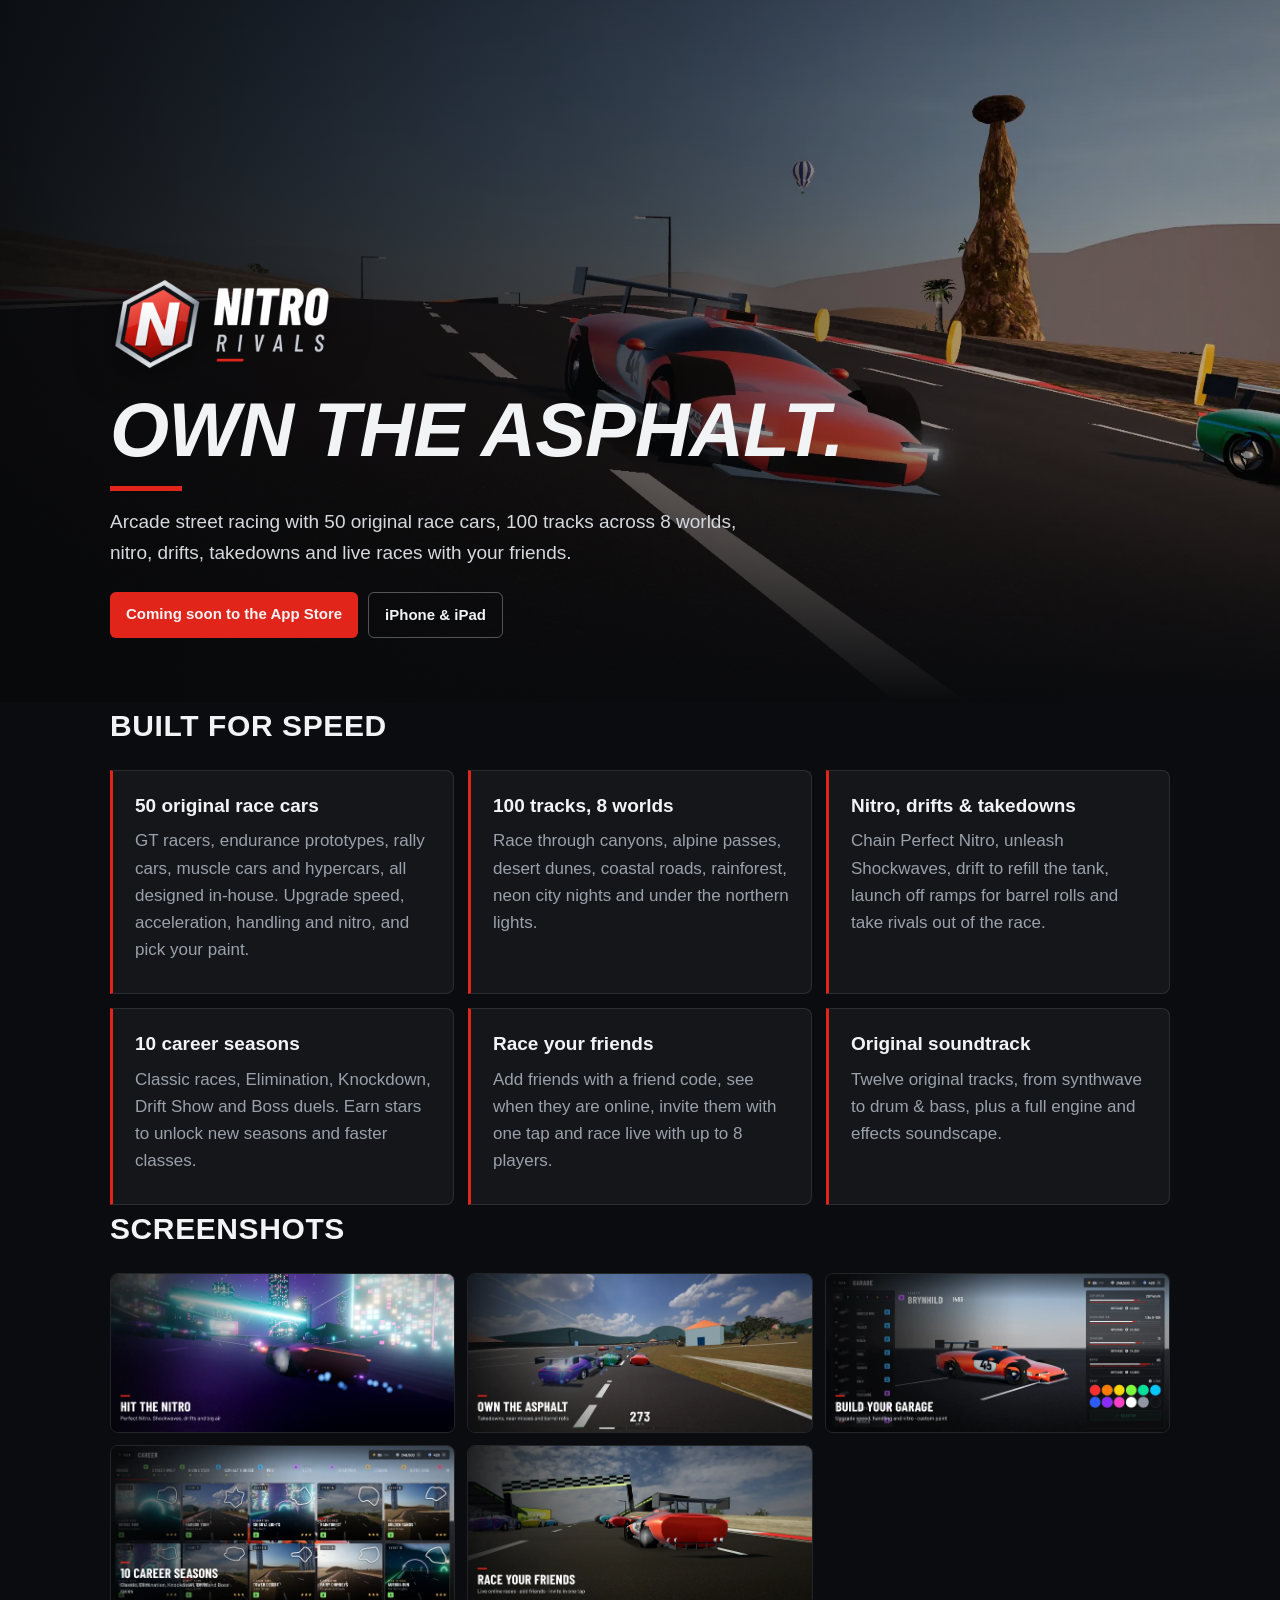
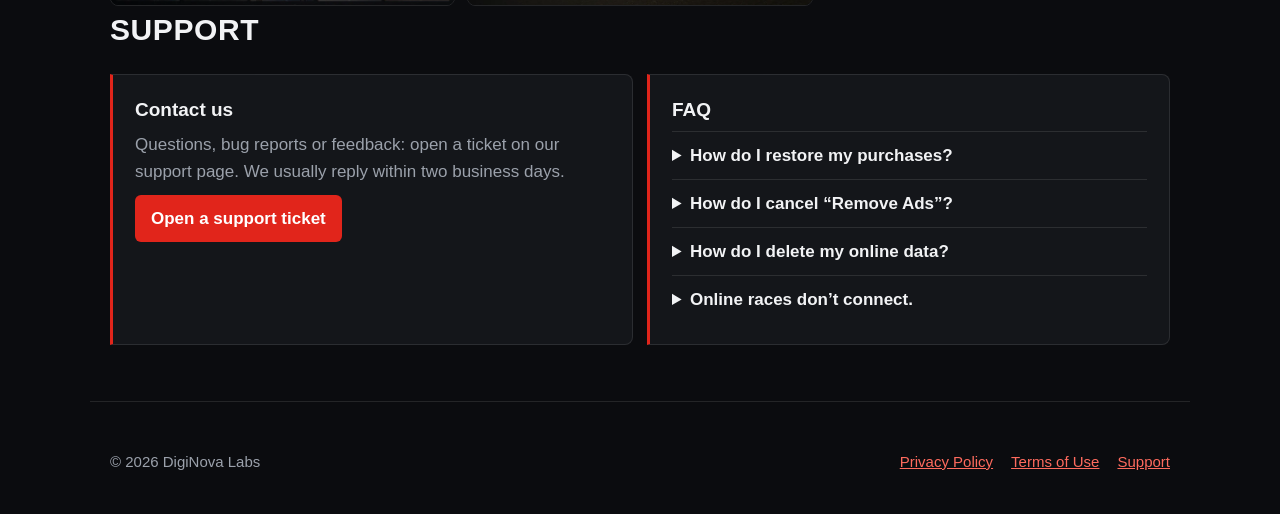
<file: index.html>
<!doctype html>
<html lang="en">
<head>
<meta charset="utf-8">
<meta name="viewport" content="width=device-width, initial-scale=1">
<title>NITRO RIVALS – Street racing with original race cars</title>
<meta name="description" content="NITRO RIVALS is an arcade racing game for iPhone and iPad: 50 original race cars, 100 tracks in 8 worlds, nitro, drifts, takedowns and live races with friends.">
<link rel="canonical" href="https://mucobulut.github.io/nitrorivals/">
<meta property="og:title" content="NITRO RIVALS">
<meta property="og:description" content="Arcade racing with 50 original race cars, 100 tracks and live races with friends.">
<meta property="og:image" content="https://mucobulut.github.io/nitrorivals/img/hero.webp">
<link rel="icon" type="image/png" href="img/favicon.png">
<link rel="apple-touch-icon" href="img/icon.png">
<link rel="stylesheet" href="style.css">
</head>
<body>
<header class="hero">
  <img class="hero-img" src="img/hero.webp" alt="A red race car on a canyon circuit in NITRO RIVALS">
  <div class="wrap hero-in">
    <div class="brand"><img src="img/logo.png" alt="NITRO RIVALS" width="288" height="100"></div>
    <h1>Own the asphalt.</h1>
    <p class="lead">Arcade street racing with 50 original race cars, 100 tracks across 8 worlds, nitro, drifts, takedowns and live races with your friends.</p>
    <div class="badges"><span class="badge">Coming soon to the App Store</span><span class="badge ghost">iPhone &amp; iPad</span></div>
  </div>
</header>

<main>
  <section class="wrap">
    <h2>Built for speed</h2>
    <div class="grid">
      <div class="card"><h3>50 original race cars</h3><p>GT racers, endurance prototypes, rally cars, muscle cars and hypercars, all designed in-house. Upgrade speed, acceleration, handling and nitro, and pick your paint.</p></div>
      <div class="card"><h3>100 tracks, 8 worlds</h3><p>Race through canyons, alpine passes, desert dunes, coastal roads, rainforest, neon city nights and under the northern lights.</p></div>
      <div class="card"><h3>Nitro, drifts &amp; takedowns</h3><p>Chain Perfect Nitro, unleash Shockwaves, drift to refill the tank, launch off ramps for barrel rolls and take rivals out of the race.</p></div>
      <div class="card"><h3>10 career seasons</h3><p>Classic races, Elimination, Knockdown, Drift Show and Boss duels. Earn stars to unlock new seasons and faster classes.</p></div>
      <div class="card"><h3>Race your friends</h3><p>Add friends with a friend code, see when they are online, invite them with one tap and race live with up to 8 players.</p></div>
      <div class="card"><h3>Original soundtrack</h3><p>Twelve original tracks, from synthwave to drum &amp; bass, plus a full engine and effects soundscape.</p></div>
    </div>
  </section>

  <section class="wrap">
    <h2>Screenshots</h2>
    <div class="shots">
      <img src="img/2-nitro.webp" alt="Nitro boost at night in the neon city" loading="lazy">
      <img src="img/3-coast.webp" alt="Pack racing on the coast circuit" loading="lazy">
      <img src="img/4-garage.webp" alt="Garage with car upgrades" loading="lazy">
      <img src="img/5-career.webp" alt="Career seasons and events" loading="lazy">
      <img src="img/6-jungle.webp" alt="Start of a race in the rainforest" loading="lazy">
    </div>
  </section>

  <section class="wrap" id="support">
    <h2>Support</h2>
    <div class="grid two">
      <div class="card">
        <h3>Contact us</h3>
        <p>Questions, bug reports or feedback: open a ticket on our support page. We usually reply within two business days.</p>
        <p><a class="btn" href="https://github.com/mucobulut/nitrorivals/issues">Open a support ticket</a></p>
      </div>
      <div class="card faq">
        <h3>FAQ</h3>
        <details><summary>How do I restore my purchases?</summary><p>Open Settings or the Shop in the game and tap “Restore purchases”. Use the same store account you bought with.</p></details>
        <details><summary>How do I cancel “Remove Ads”?</summary><p>On iPhone or iPad: Settings › your name › Subscriptions › NITRO RIVALS. You keep ad-free play until the end of the paid period.</p></details>
        <details><summary>How do I delete my online data?</summary><p>In the game open Settings › “Delete online data”. This permanently removes your friend code, player name and friend list from our server.</p></details>
        <details><summary>Online races don’t connect.</summary><p>Check your internet connection and try again. Online racing needs a connection; career and quick races work offline.</p></details>
      </div>
    </div>
  </section>
</main>

<footer class="wrap foot">
  <span>© 2026 DigiNova Labs</span>
  <nav><a href="privacy.html">Privacy Policy</a><a href="terms.html">Terms of Use</a><a href="#support">Support</a></nav>
</footer>
</body>
</html>
</file>
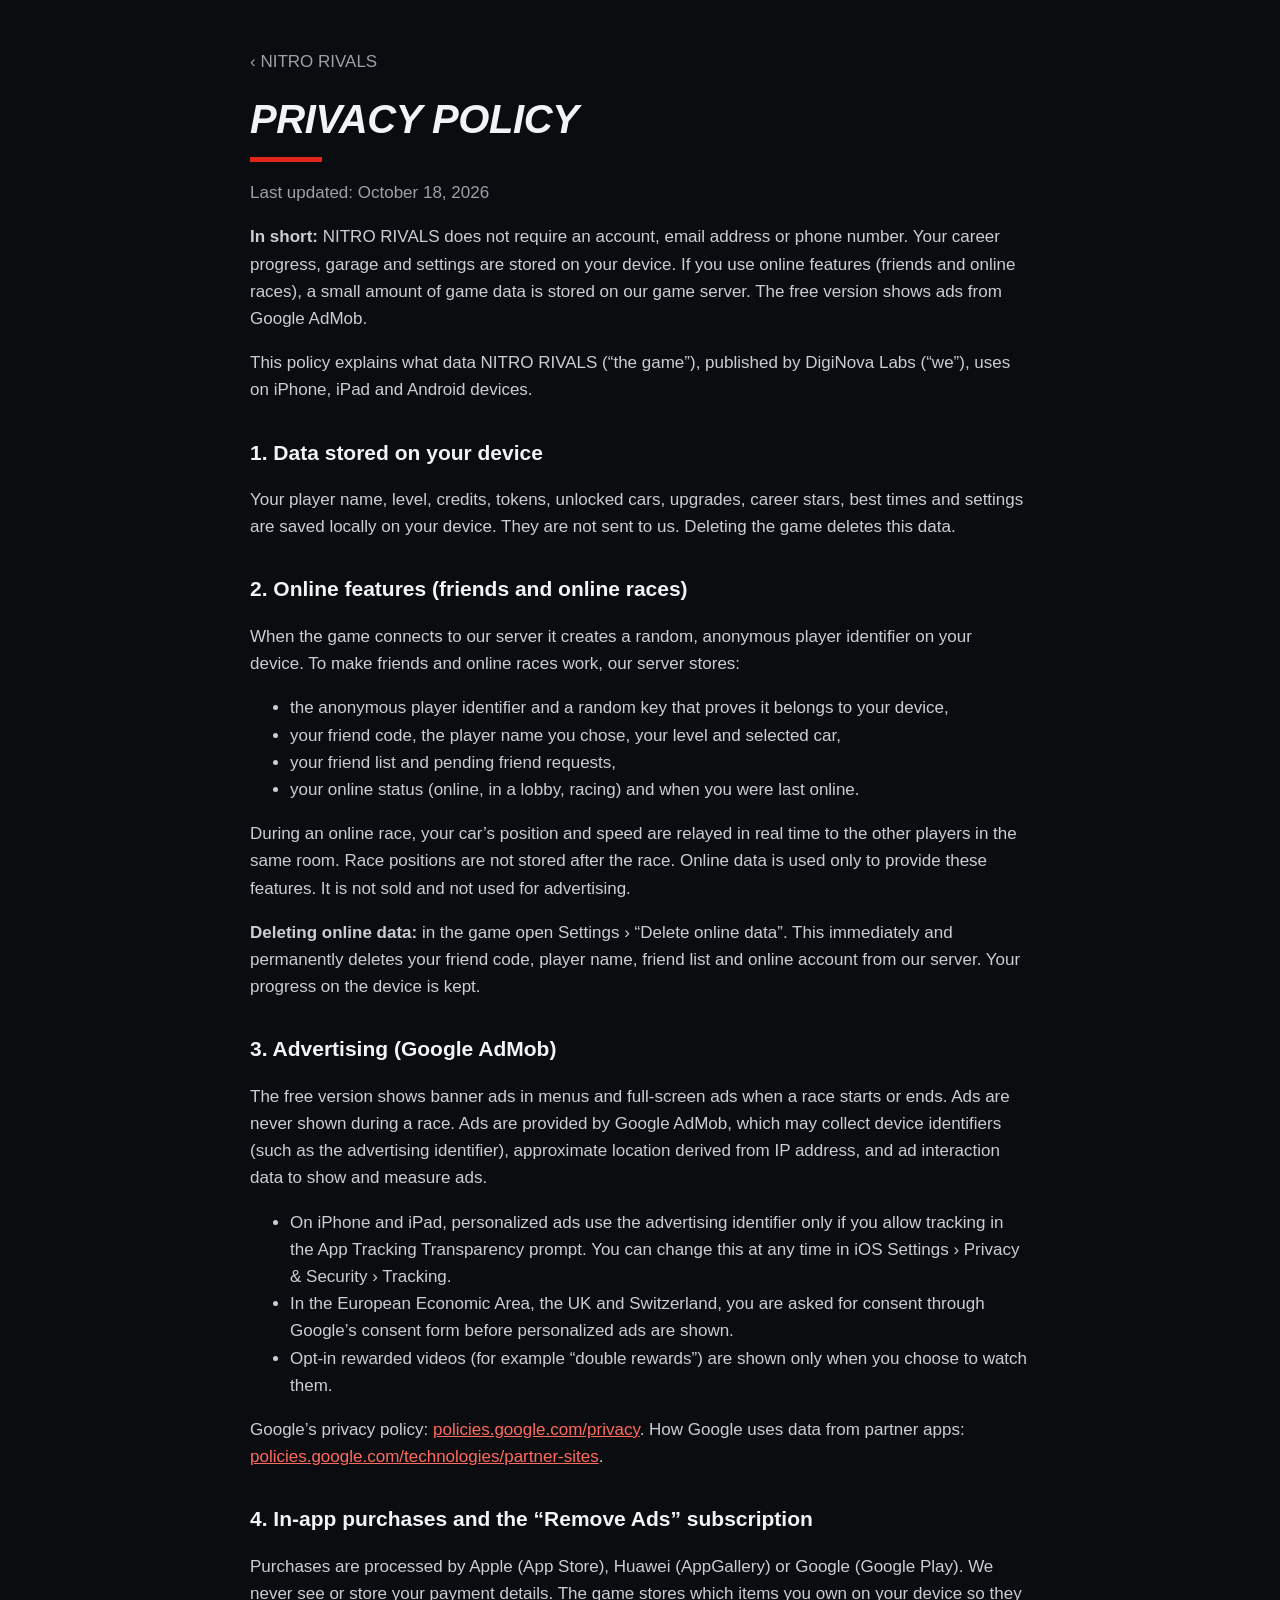
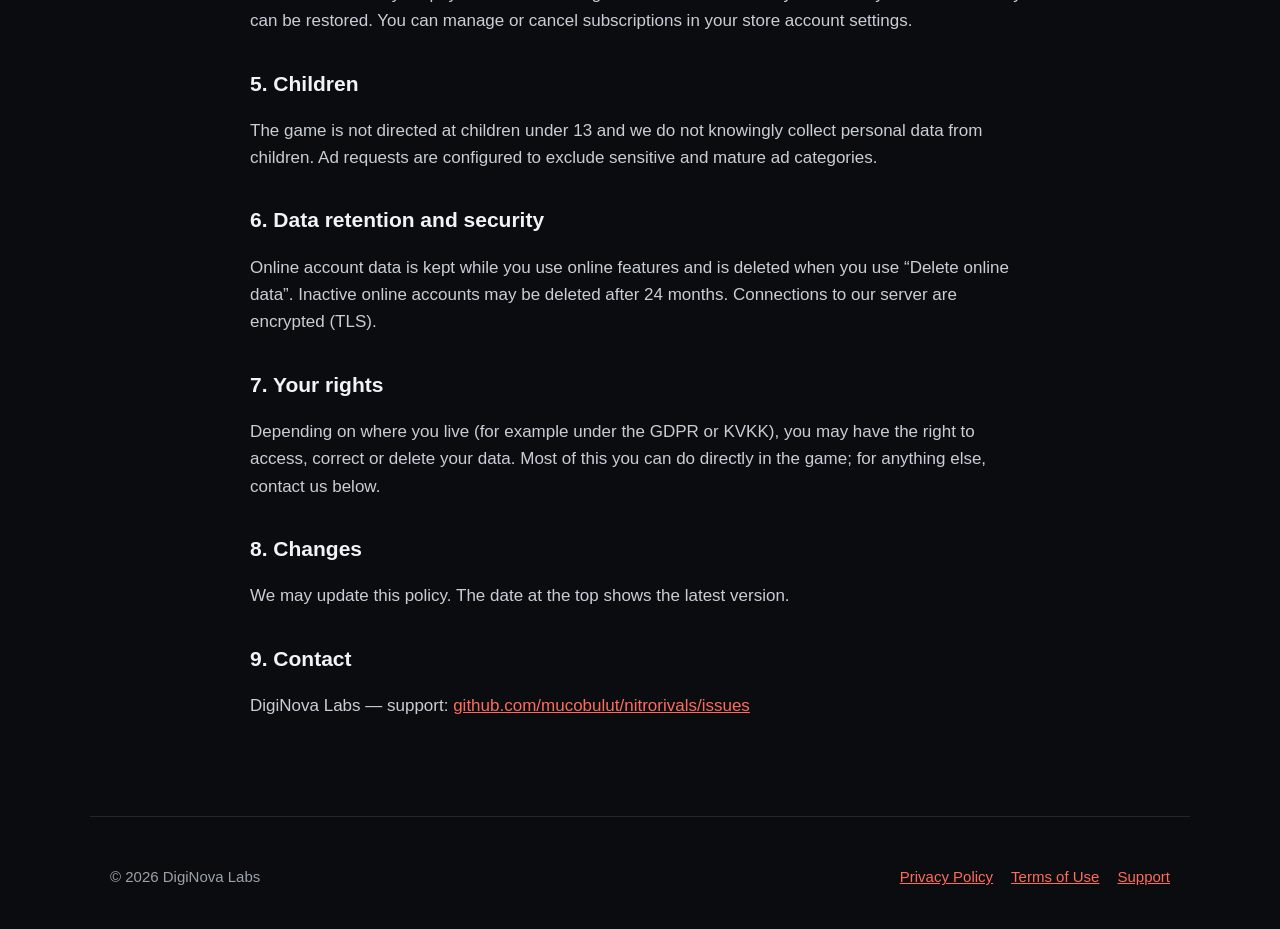
<file: privacy.html>
<!doctype html>
<html lang="en">
<head>
<meta charset="utf-8">
<meta name="viewport" content="width=device-width, initial-scale=1">
<title>Privacy Policy – NITRO RIVALS</title>
<link rel="icon" type="image/png" href="img/favicon.png">
<link rel="stylesheet" href="style.css">
</head>
<body>
<main class="wrap doc">
<a class="back" href="./">‹ NITRO RIVALS</a>
<h1>Privacy Policy</h1>
<p class="muted">Last updated: October 18, 2026</p>

<p><strong>In short:</strong> NITRO RIVALS does not require an account, email address or phone number. Your career progress, garage and settings are stored on your device. If you use online features (friends and online races), a small amount of game data is stored on our game server. The free version shows ads from Google AdMob.</p>

<p>This policy explains what data NITRO RIVALS (“the game”), published by DigiNova Labs (“we”), uses on iPhone, iPad and Android devices.</p>

<h2>1. Data stored on your device</h2>
<p>Your player name, level, credits, tokens, unlocked cars, upgrades, career stars, best times and settings are saved locally on your device. They are not sent to us. Deleting the game deletes this data.</p>

<h2>2. Online features (friends and online races)</h2>
<p>When the game connects to our server it creates a random, anonymous player identifier on your device. To make friends and online races work, our server stores:</p>
<ul>
  <li>the anonymous player identifier and a random key that proves it belongs to your device,</li>
  <li>your friend code, the player name you chose, your level and selected car,</li>
  <li>your friend list and pending friend requests,</li>
  <li>your online status (online, in a lobby, racing) and when you were last online.</li>
</ul>
<p>During an online race, your car’s position and speed are relayed in real time to the other players in the same room. Race positions are not stored after the race. Online data is used only to provide these features. It is not sold and not used for advertising.</p>
<p><strong>Deleting online data:</strong> in the game open Settings › “Delete online data”. This immediately and permanently deletes your friend code, player name, friend list and online account from our server. Your progress on the device is kept.</p>

<h2>3. Advertising (Google AdMob)</h2>
<p>The free version shows banner ads in menus and full-screen ads when a race starts or ends. Ads are never shown during a race. Ads are provided by Google AdMob, which may collect device identifiers (such as the advertising identifier), approximate location derived from IP address, and ad interaction data to show and measure ads.</p>
<ul>
  <li>On iPhone and iPad, personalized ads use the advertising identifier only if you allow tracking in the App Tracking Transparency prompt. You can change this at any time in iOS Settings › Privacy &amp; Security › Tracking.</li>
  <li>In the European Economic Area, the UK and Switzerland, you are asked for consent through Google’s consent form before personalized ads are shown.</li>
  <li>Opt-in rewarded videos (for example “double rewards”) are shown only when you choose to watch them.</li>
</ul>
<p>Google’s privacy policy: <a href="https://policies.google.com/privacy">policies.google.com/privacy</a>. How Google uses data from partner apps: <a href="https://policies.google.com/technologies/partner-sites">policies.google.com/technologies/partner-sites</a>.</p>

<h2>4. In-app purchases and the “Remove Ads” subscription</h2>
<p>Purchases are processed by Apple (App Store), Huawei (AppGallery) or Google (Google Play). We never see or store your payment details. The game stores which items you own on your device so they can be restored. You can manage or cancel subscriptions in your store account settings.</p>

<h2>5. Children</h2>
<p>The game is not directed at children under 13 and we do not knowingly collect personal data from children. Ad requests are configured to exclude sensitive and mature ad categories.</p>

<h2>6. Data retention and security</h2>
<p>Online account data is kept while you use online features and is deleted when you use “Delete online data”. Inactive online accounts may be deleted after 24 months. Connections to our server are encrypted (TLS).</p>

<h2>7. Your rights</h2>
<p>Depending on where you live (for example under the GDPR or KVKK), you may have the right to access, correct or delete your data. Most of this you can do directly in the game; for anything else, contact us below.</p>

<h2>8. Changes</h2>
<p>We may update this policy. The date at the top shows the latest version.</p>

<h2>9. Contact</h2>
<p>DigiNova Labs — support: <a href="https://github.com/mucobulut/nitrorivals/issues">github.com/mucobulut/nitrorivals/issues</a></p>
</main>
<footer class="wrap foot"><span>© 2026 DigiNova Labs</span><nav><a href="privacy.html">Privacy Policy</a><a href="terms.html">Terms of Use</a><a href="./#support">Support</a></nav></footer>
</body>
</html>
</file>
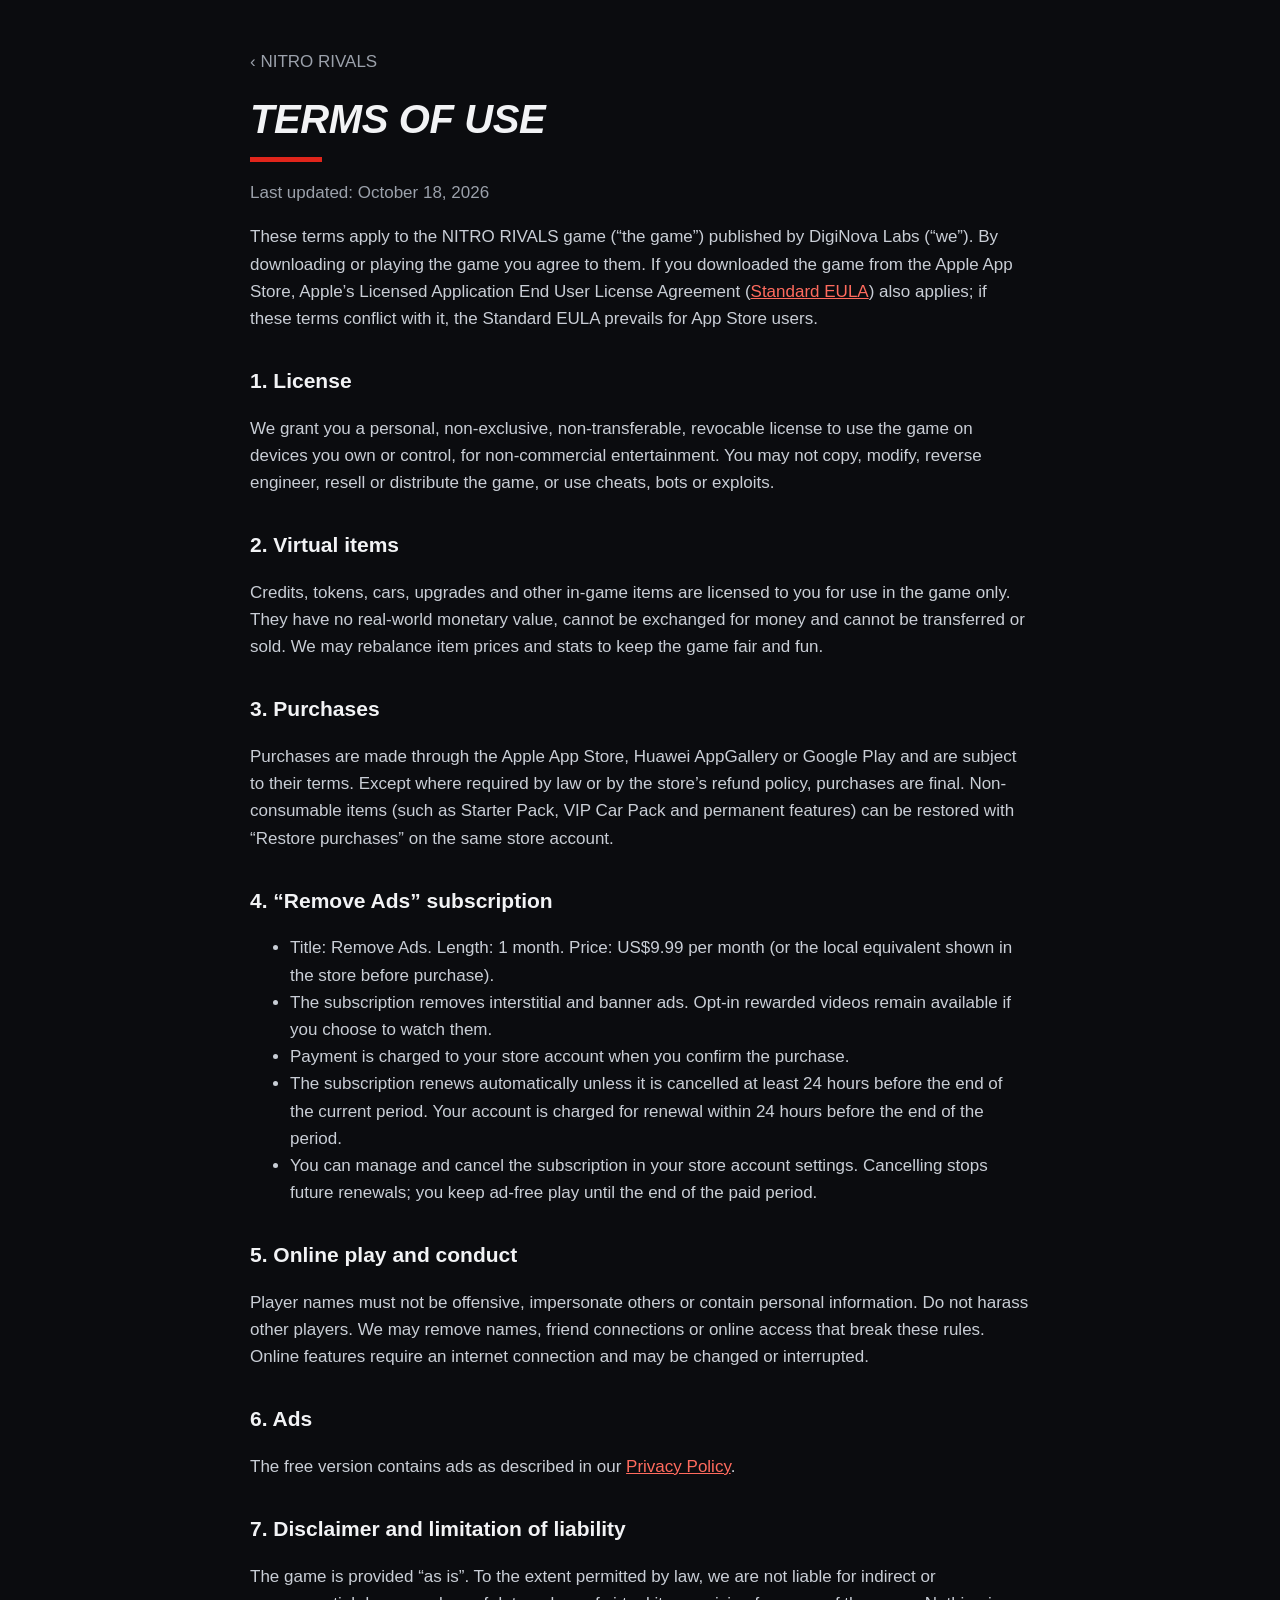
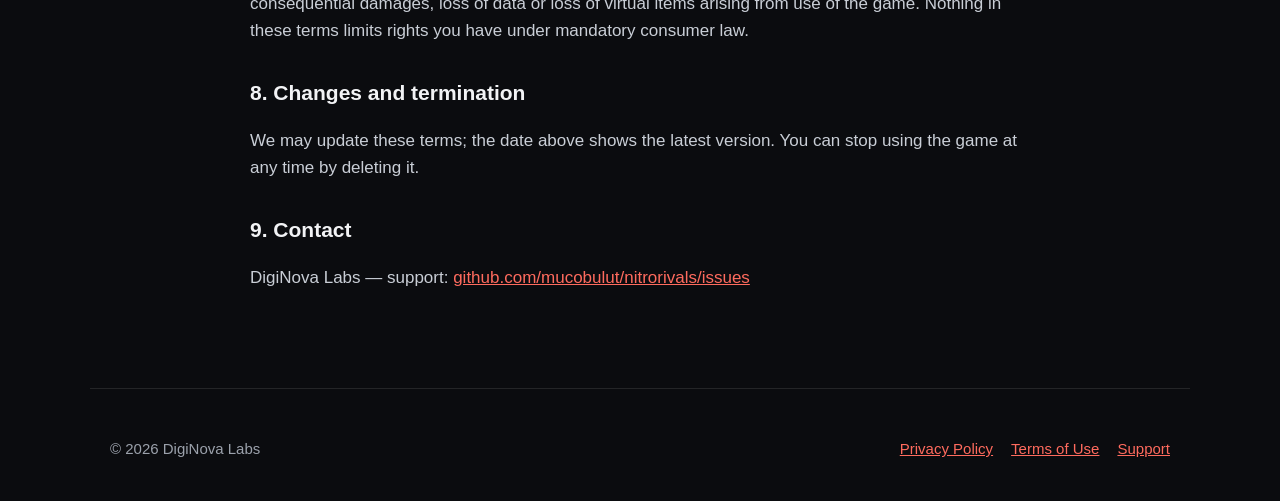
<file: terms.html>
<!doctype html>
<html lang="en">
<head>
<meta charset="utf-8">
<meta name="viewport" content="width=device-width, initial-scale=1">
<title>Terms of Use – NITRO RIVALS</title>
<link rel="icon" type="image/png" href="img/favicon.png">
<link rel="stylesheet" href="style.css">
</head>
<body>
<main class="wrap doc">
<a class="back" href="./">‹ NITRO RIVALS</a>
<h1>Terms of Use</h1>
<p class="muted">Last updated: October 18, 2026</p>

<p>These terms apply to the NITRO RIVALS game (“the game”) published by DigiNova Labs (“we”). By downloading or playing the game you agree to them. If you downloaded the game from the Apple App Store, Apple’s Licensed Application End User License Agreement (<a href="https://www.apple.com/legal/internet-services/itunes/dev/stdeula/">Standard EULA</a>) also applies; if these terms conflict with it, the Standard EULA prevails for App Store users.</p>

<h2>1. License</h2>
<p>We grant you a personal, non-exclusive, non-transferable, revocable license to use the game on devices you own or control, for non-commercial entertainment. You may not copy, modify, reverse engineer, resell or distribute the game, or use cheats, bots or exploits.</p>

<h2>2. Virtual items</h2>
<p>Credits, tokens, cars, upgrades and other in-game items are licensed to you for use in the game only. They have no real-world monetary value, cannot be exchanged for money and cannot be transferred or sold. We may rebalance item prices and stats to keep the game fair and fun.</p>

<h2>3. Purchases</h2>
<p>Purchases are made through the Apple App Store, Huawei AppGallery or Google Play and are subject to their terms. Except where required by law or by the store’s refund policy, purchases are final. Non-consumable items (such as Starter Pack, VIP Car Pack and permanent features) can be restored with “Restore purchases” on the same store account.</p>

<h2>4. “Remove Ads” subscription</h2>
<ul>
  <li>Title: Remove Ads. Length: 1 month. Price: US$9.99 per month (or the local equivalent shown in the store before purchase).</li>
  <li>The subscription removes interstitial and banner ads. Opt-in rewarded videos remain available if you choose to watch them.</li>
  <li>Payment is charged to your store account when you confirm the purchase.</li>
  <li>The subscription renews automatically unless it is cancelled at least 24 hours before the end of the current period. Your account is charged for renewal within 24 hours before the end of the period.</li>
  <li>You can manage and cancel the subscription in your store account settings. Cancelling stops future renewals; you keep ad-free play until the end of the paid period.</li>
</ul>

<h2>5. Online play and conduct</h2>
<p>Player names must not be offensive, impersonate others or contain personal information. Do not harass other players. We may remove names, friend connections or online access that break these rules. Online features require an internet connection and may be changed or interrupted.</p>

<h2>6. Ads</h2>
<p>The free version contains ads as described in our <a href="privacy.html">Privacy Policy</a>.</p>

<h2>7. Disclaimer and limitation of liability</h2>
<p>The game is provided “as is”. To the extent permitted by law, we are not liable for indirect or consequential damages, loss of data or loss of virtual items arising from use of the game. Nothing in these terms limits rights you have under mandatory consumer law.</p>

<h2>8. Changes and termination</h2>
<p>We may update these terms; the date above shows the latest version. You can stop using the game at any time by deleting it.</p>

<h2>9. Contact</h2>
<p>DigiNova Labs — support: <a href="https://github.com/mucobulut/nitrorivals/issues">github.com/mucobulut/nitrorivals/issues</a></p>
</main>
<footer class="wrap foot"><span>© 2026 DigiNova Labs</span><nav><a href="privacy.html">Privacy Policy</a><a href="terms.html">Terms of Use</a><a href="./#support">Support</a></nav></footer>
</body>
</html>
</file>
<file: style.css>
:root { --bg: #0b0c0f; --surface: #14161a; --line: rgba(255,255,255,.1); --txt: #f2f3f5; --mut: #9ba1ab; --acc: #e1251b; }
* { box-sizing: border-box; }
html { -webkit-text-size-adjust: 100%; }
body { margin: 0; background: var(--bg); color: var(--txt); font: 17px/1.6 -apple-system, BlinkMacSystemFont, "Segoe UI", Roboto, sans-serif; }
a { color: #ff6b5e; }
.wrap { max-width: 1100px; margin: 0 auto; padding: 0 20px; }
.hero { position: relative; min-height: 78vh; display: flex; align-items: flex-end; overflow: hidden; }
.hero-img { position: absolute; inset: 0; width: 100%; height: 100%; object-fit: cover; }
.hero::after { content: ''; position: absolute; inset: 0; background: linear-gradient(90deg, rgba(8,9,11,.92) 0%, rgba(8,9,11,.55) 50%, rgba(8,9,11,.1)), linear-gradient(0deg, rgba(11,12,15,1) 0%, rgba(11,12,15,0) 40%); }
.hero-in { position: relative; z-index: 1; padding-bottom: 64px; padding-top: 40px; width: 100%; }
.brand { display: flex; align-items: center; gap: 12px; font-weight: 800; letter-spacing: .08em; margin-bottom: 18px; }
.brand img { display: block; width: min(288px, 70vw); height: auto; filter: drop-shadow(0 6px 20px rgba(0,0,0,.5)); }
h1 { font-size: clamp(40px, 7vw, 76px); line-height: 1; margin: 0 0 16px; letter-spacing: -.01em; text-transform: uppercase; font-style: italic; }
h1::after { content: ''; display: block; width: 72px; height: 5px; background: var(--acc); margin-top: 18px; }
.lead { max-width: 34em; font-size: 19px; color: #d6d9de; margin: 0 0 24px; }
.badges { display: flex; flex-wrap: wrap; gap: 10px; }
.badge { padding: 10px 16px; border-radius: 6px; background: var(--acc); font-weight: 700; font-size: 15px; }
.badge.ghost { background: transparent; border: 1px solid rgba(255,255,255,.3); }
section { padding: 56px 0 8px; }
h2 { font-size: 30px; margin: 0 0 20px; text-transform: uppercase; letter-spacing: .02em; }
.grid { display: grid; grid-template-columns: repeat(auto-fit, minmax(260px, 1fr)); gap: 14px; }
.grid.two { grid-template-columns: repeat(auto-fit, minmax(320px, 1fr)); }
.card { background: var(--surface); border: 1px solid var(--line); border-left: 3px solid var(--acc); border-radius: 0 8px 8px 0; padding: 20px 22px; }
.card h3 { margin: 0 0 6px; font-size: 19px; }
.card p { margin: 0 0 10px; color: var(--mut); }
.shots { display: grid; grid-template-columns: repeat(auto-fit, minmax(320px, 1fr)); gap: 12px; }
.shots img { width: 100%; height: auto; border-radius: 8px; border: 1px solid var(--line); display: block; }
.btn { display: inline-block; padding: 10px 16px; border-radius: 6px; background: var(--acc); color: #fff; text-decoration: none; font-weight: 700; }
.faq details { border-top: 1px solid var(--line); padding: 10px 0; }
.faq summary { cursor: pointer; font-weight: 600; }
.faq details p { margin-top: 8px; }
.foot { display: flex; justify-content: space-between; flex-wrap: wrap; gap: 12px; padding: 48px 20px 40px; color: var(--mut); font-size: 15px; border-top: 1px solid var(--line); margin-top: 56px; }
.foot nav { display: flex; gap: 18px; }
.doc { max-width: 820px; padding: 48px 20px 24px; }
.doc h1 { font-size: 40px; }
.doc h2 { font-size: 21px; margin: 32px 0 8px; text-transform: none; letter-spacing: 0; }
.doc p, .doc li { color: #c9ced6; }
.doc .muted { color: var(--mut); }
.back { display: inline-block; margin-bottom: 24px; color: var(--mut); text-decoration: none; }
</file>
